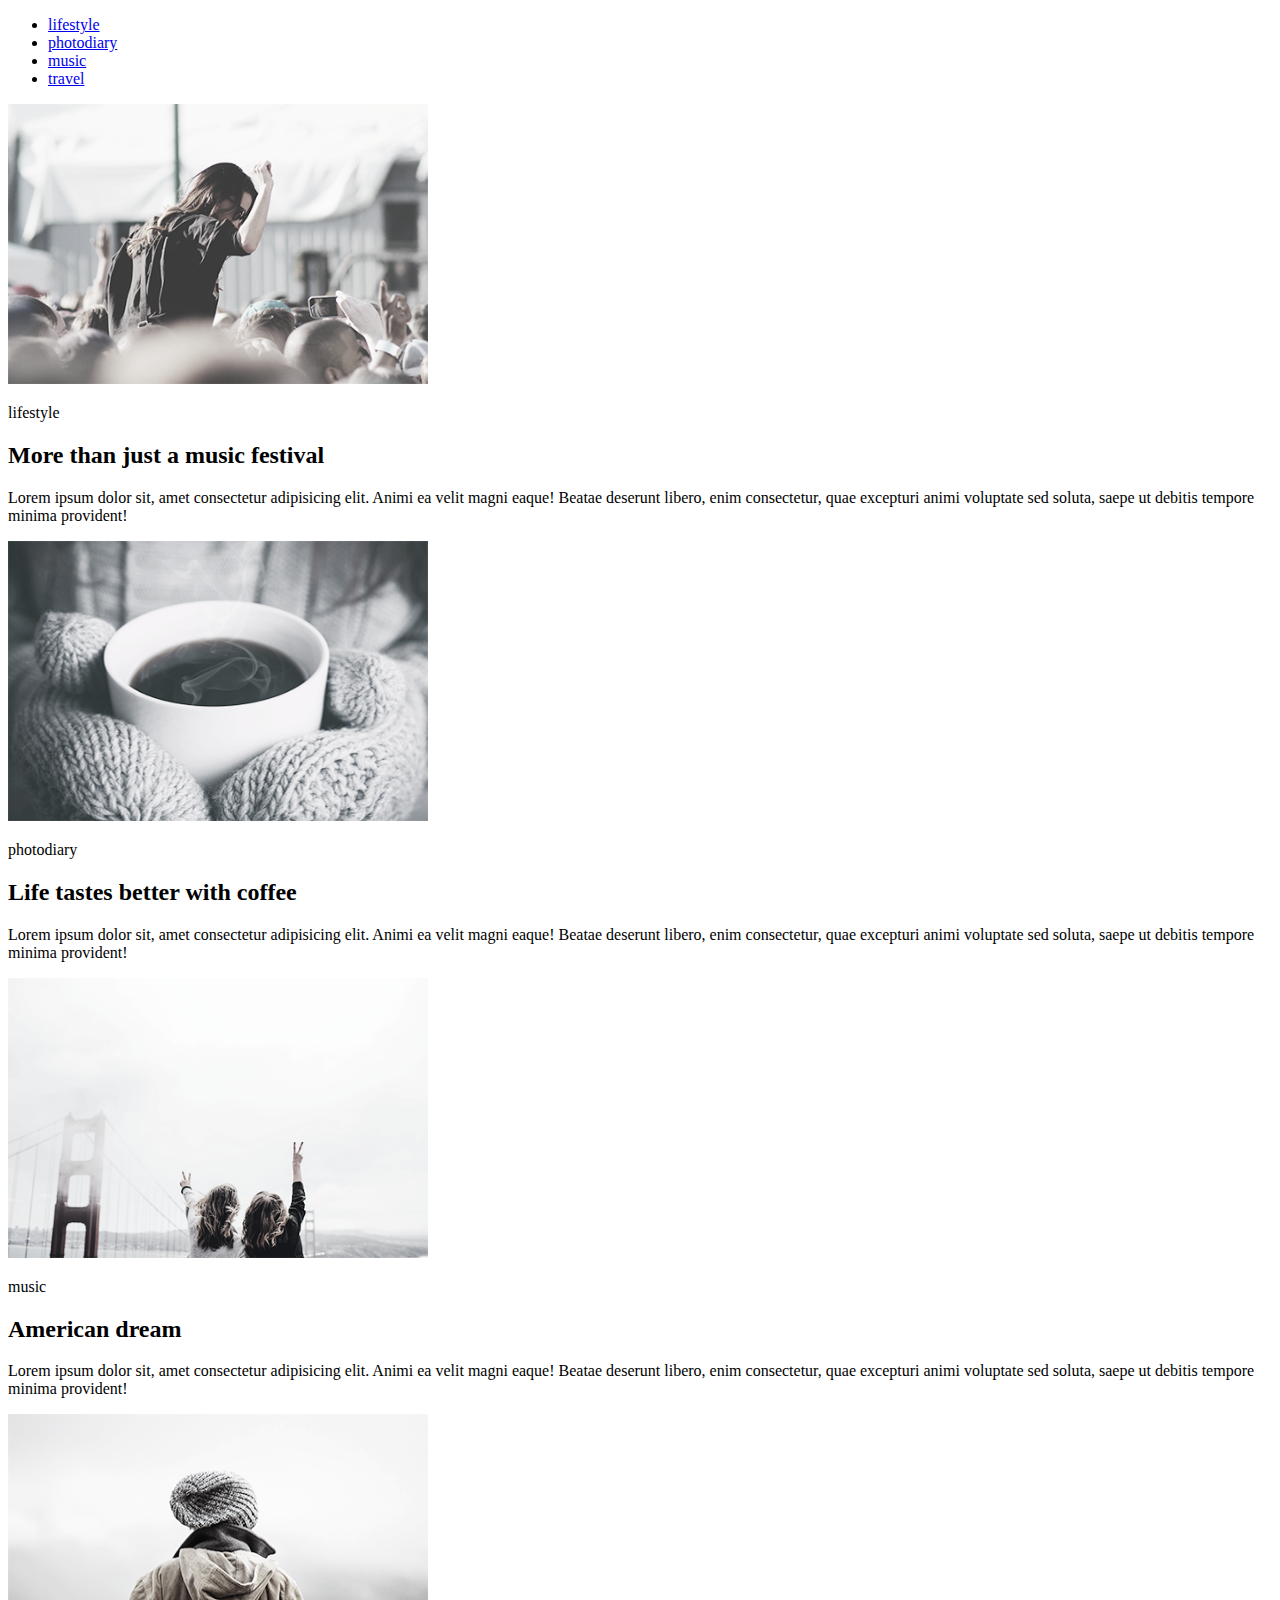
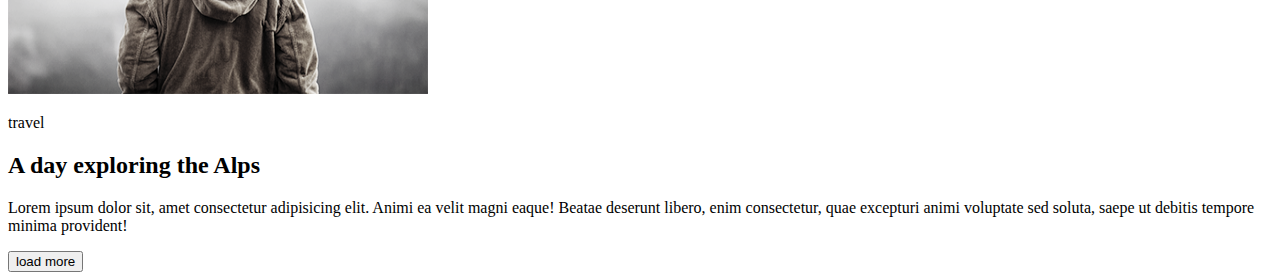
<file: hw1/index.html>
<!DOCTYPE html>
<html lang="en">
  <head>
    <meta charset="UTF-8" />
    <meta name="viewport" content="width=device-width, initial-scale=1.0" />
    <meta http-equiv="X-UA-Compatible" content="ie=edge" />
    <title>Home Work 1</title>
  </head>

  <body>
    <div class="wrapper">
      <header>
        <nav>
          <ul class="menu">
            <li class="menu-item">
              <a href="#lifesyle" class="menu-link">lifestyle</a>
            </li>
            <li class="menu-item">
              <a href="#photodiary" class="menu-link">photodiary</a>
            </li>
            <li class="menu-item">
              <a href="#music" class="menu-link">music</a>
            </li>
            <li class="menu-item">
              <a href="#travel" class="menu-link">travel</a>
            </li>
          </ul>
        </nav>
      </header>
      <main>
        <article>
          <img
            src="../img/image-1.png"
            alt="lifestyle"
            width="420"
            height="280"
          />
          <p class="box-subtitle" id="lifestyle">lifestyle</p>
          <h2 class="box-title">More than just a music festival</h2>
          <p>
            Lorem ipsum dolor sit, amet consectetur adipisicing elit. Animi ea
            velit magni eaque! Beatae deserunt libero, enim consectetur, quae
            excepturi animi voluptate sed soluta, saepe ut debitis tempore
            minima provident!
          </p>
        </article>
        <article>
          <img
            src="../img/image-2.png"
            alt="photodiary"
            width="420"
            height="280"
          />
          <p class="box-subtitle" id="photodiary">photodiary</p>
          <h2 class="box-title">Life tastes better with coffee</h2>
          <p>
            Lorem ipsum dolor sit, amet consectetur adipisicing elit. Animi ea
            velit magni eaque! Beatae deserunt libero, enim consectetur, quae
            excepturi animi voluptate sed soluta, saepe ut debitis tempore
            minima provident!
          </p>
        </article>
        <article>
          <img src="../img/image-3.png" alt="music" width="420" height="280" />
          <p class="box-subtitle" id="music">music</p>
          <h2 class="box-title">American dream</h2>
          <p>
            Lorem ipsum dolor sit, amet consectetur adipisicing elit. Animi ea
            velit magni eaque! Beatae deserunt libero, enim consectetur, quae
            excepturi animi voluptate sed soluta, saepe ut debitis tempore
            minima provident!
          </p>
        </article>
        <article>
          <img src="../img/image-4.png" alt="travel" width="420" height="280" />
          <p class="box-subtitle" id="travel">travel</p>
          <h2 class="box-title">A day exploring the Alps</h2>
          <p>
            Lorem ipsum dolor sit, amet consectetur adipisicing elit. Animi ea
            velit magni eaque! Beatae deserunt libero, enim consectetur, quae
            excepturi animi voluptate sed soluta, saepe ut debitis tempore
            minima provident!
          </p>
        </article>
        <button class="btn-footer">load more</button>
      </main>
    </div>
  </body>
</html>
</file>
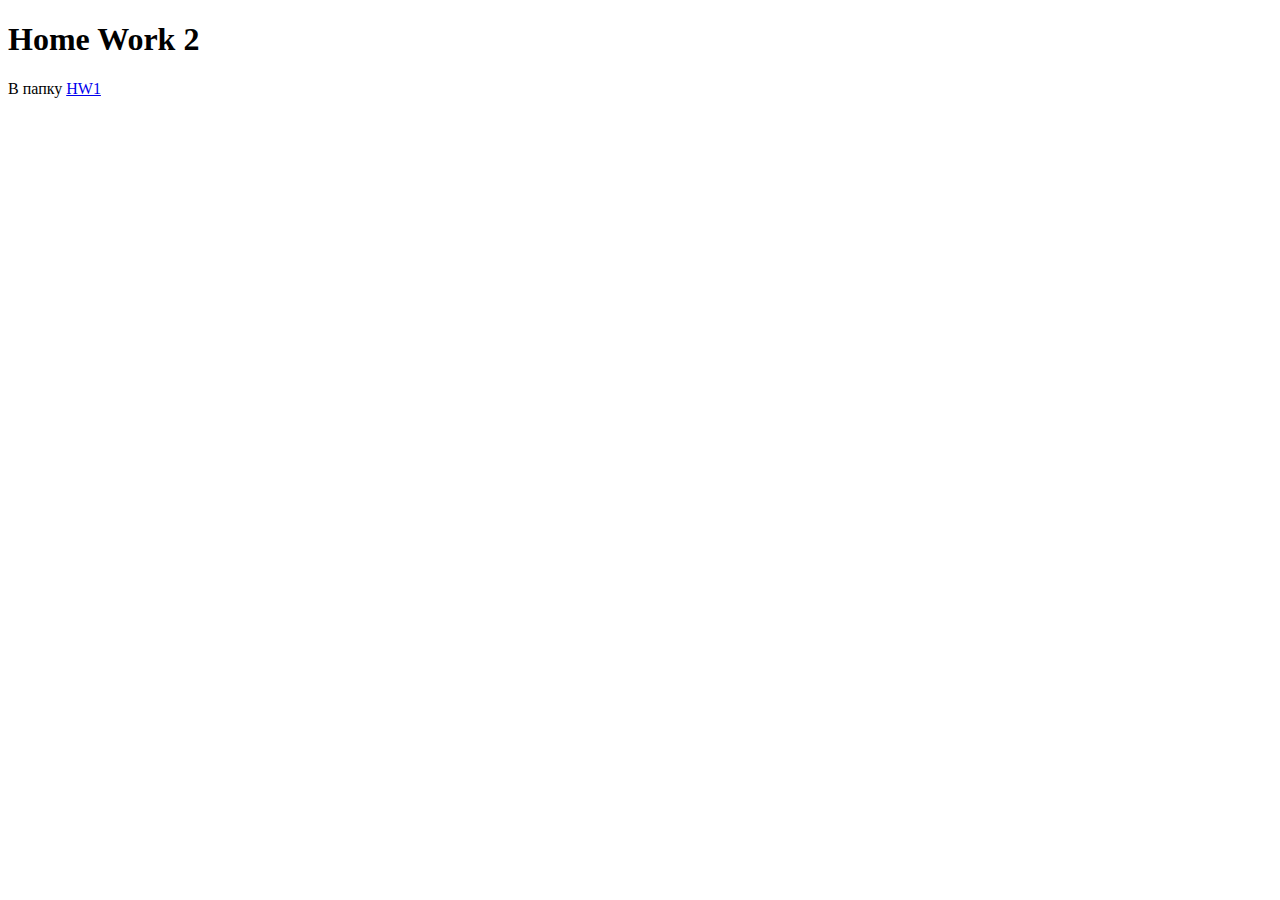
<file: hw2/index.html>
<!DOCTYPE html>
<html lang="en">
<head>
    <meta charset="UTF-8">
    <meta name="viewport" content="width=device-width, initial-scale=1.0">
    <meta http-equiv="X-UA-Compatible" content="ie=edge">
    <title>Home Work 2</title>
</head>
<body>
    <h1>Home Work 2</h1>
    <p>В папку <a href="../hw1/index.html">HW1</a></p>
</body>
</html>
</file>
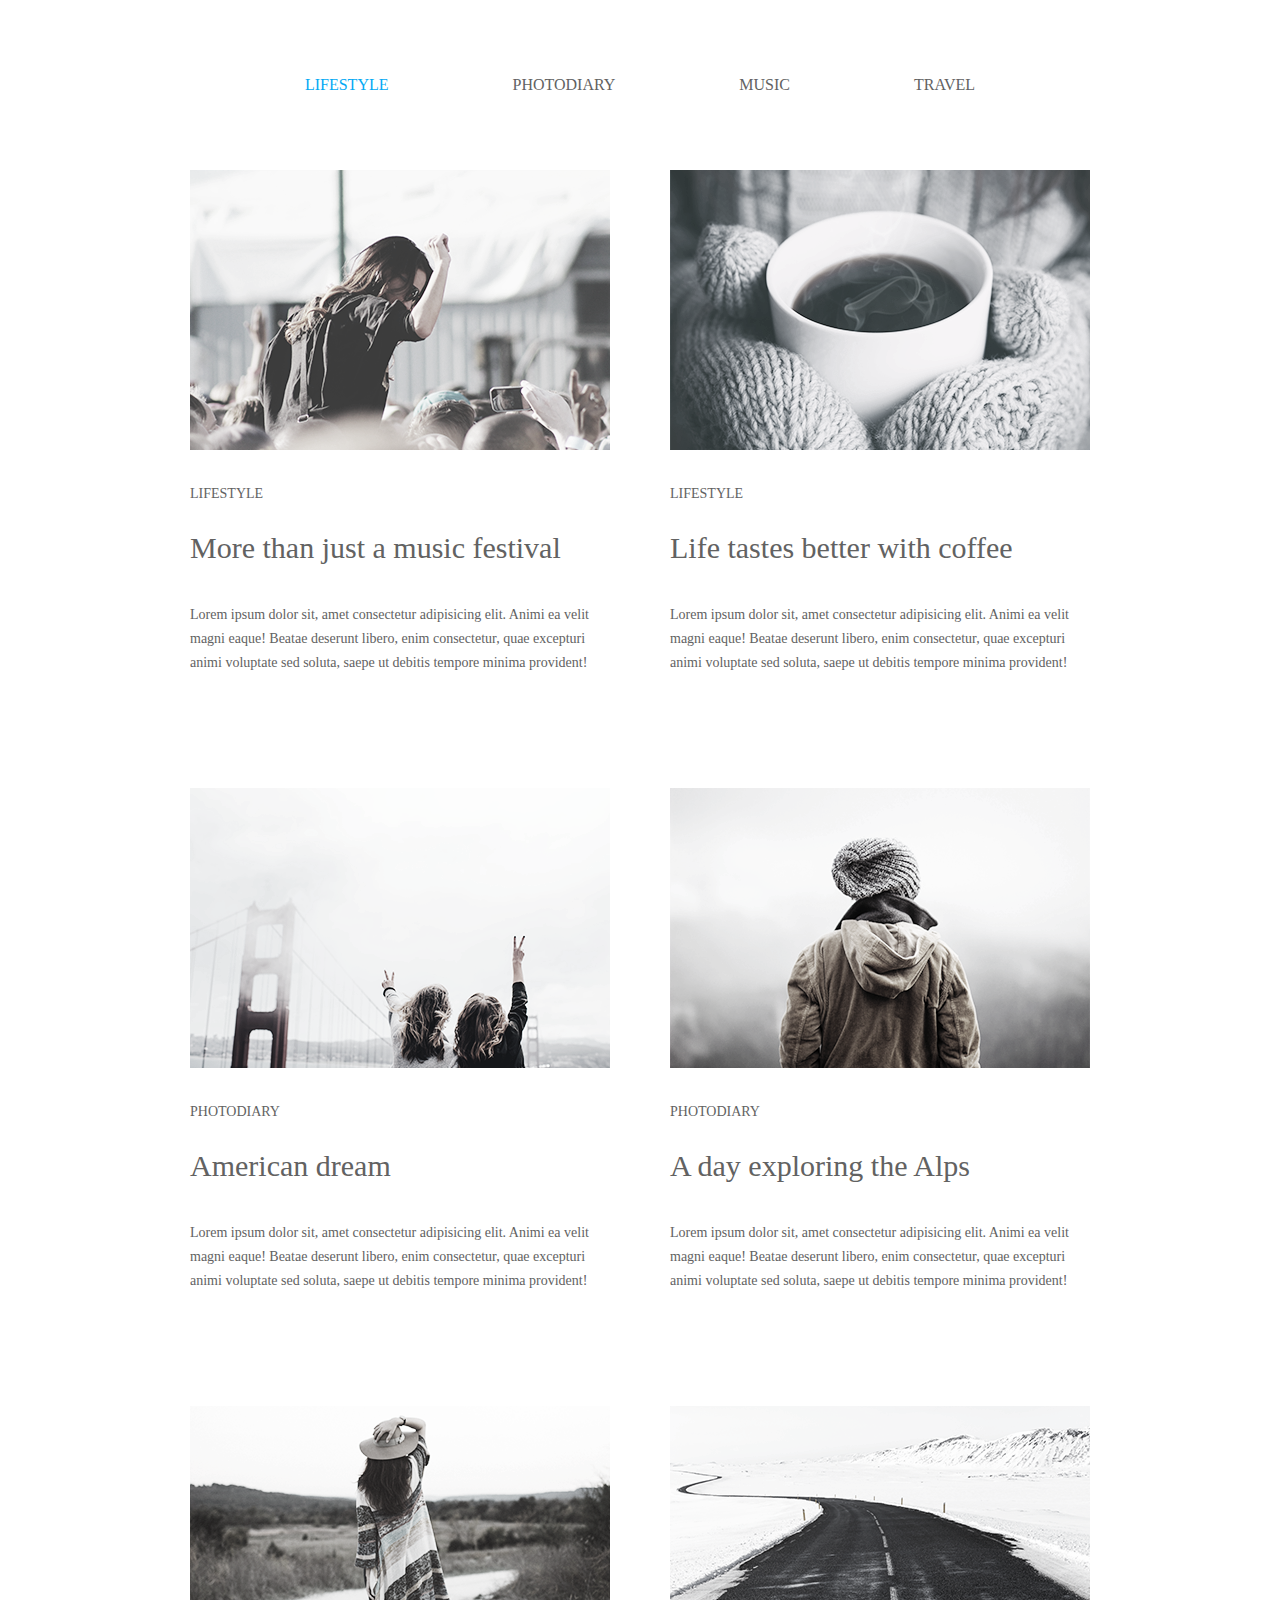
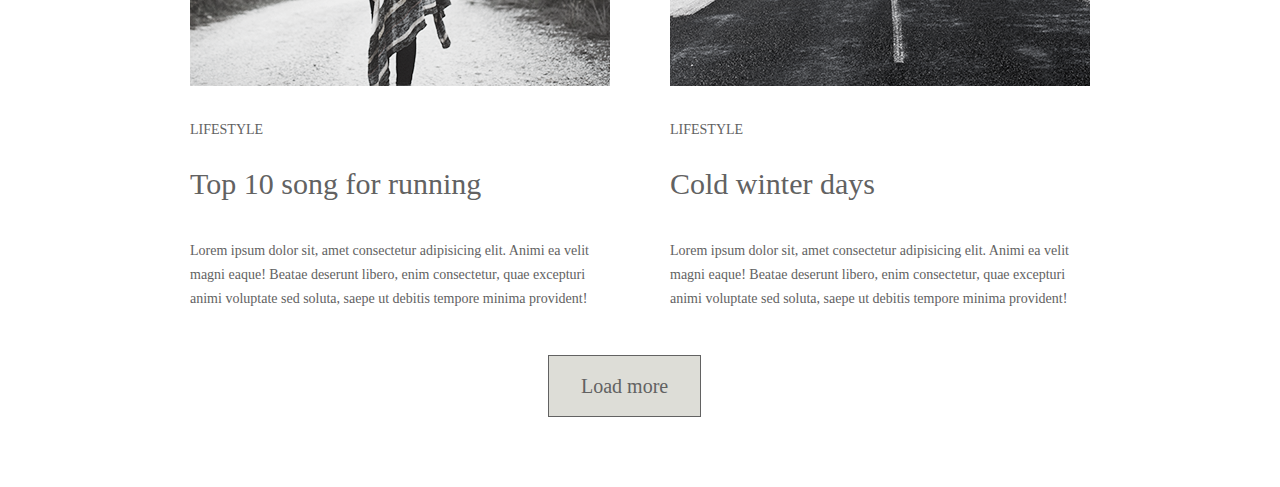
<file: hw3/index.html>
<!DOCTYPE html>
<html lang="en">
<head>
    <meta charset="UTF-8">
    <meta name="viewport" content="width=device-width, initial-scale=1.0">
    <meta http-equiv="X-UA-Compatible" content="ie=edge">
    <title>Homework-03</title>
    <link rel="stylesheet" href="./css/reset.css">
    <link rel="stylesheet" href="./css/style.css">
</head>
<body>
    <div class="wrapper">
        <header>
          <nav class="page-nav">
            <ul class="menu">
              <li class="menu-item">
                <a href="#" class="menu-link1">lifestyle</a>
              </li>
              <li class="menu-item">
                <a href="#" class="menu-link">photodiary</a>
              </li>
              <li class="menu-item">
                <a href="#" class="menu-link">music</a>
              </li>
              <li class="menu-item">
                <a href="#" class="menu-link">travel</a>
              </li>
            </ul>
          </nav>
        </header>
        <main>
          <article class="list">
            <img
              src="./img/img-1.png"
              alt="lifestyle"
              width="420"
              height="280"
            />
            <p class="box-subtitle">lifestyle</p>
            <h2 class="box-title">More than just a music festival</h2>
            <p>
              Lorem ipsum dolor sit, amet consectetur adipisicing elit. Animi ea
              velit magni eaque! Beatae deserunt libero, enim consectetur, quae
              excepturi animi voluptate sed soluta, saepe ut debitis tempore
              minima provident!
            </p>
          </article>
          <article class="list">
            <img
              src="./img/img-2.png"
              alt="lifestyle"
              width="420"
              height="280"
            />
            <p class="box-subtitle">lifestyle</p>
            <h2 class="box-title">Life tastes better with coffee</h2>
            <p>
              Lorem ipsum dolor sit, amet consectetur adipisicing elit. Animi ea
              velit magni eaque! Beatae deserunt libero, enim consectetur, quae
              excepturi animi voluptate sed soluta, saepe ut debitis tempore
              minima provident!
            </p>
          </article>
          <article class="list">
            <img src="./img/img-3.png" alt="photodiary" width="420" height="280" />
            <p class="box-subtitle">photodiary</p>
            <h2 class="box-title">American dream</h2>
            <p>
              Lorem ipsum dolor sit, amet consectetur adipisicing elit. Animi ea
              velit magni eaque! Beatae deserunt libero, enim consectetur, quae
              excepturi animi voluptate sed soluta, saepe ut debitis tempore
              minima provident!
            </p>
          </article>
          <article class="list">
            <img src="./img/img-4.png" alt="photodiary" width="420" height="280" />
            <p class="box-subtitle">photodiary</p>
            <h2 class="box-title">A day exploring the Alps</h2>
            <p>
              Lorem ipsum dolor sit, amet consectetur adipisicing elit. Animi ea
              velit magni eaque! Beatae deserunt libero, enim consectetur, quae
              excepturi animi voluptate sed soluta, saepe ut debitis tempore
              minima provident!
            </p>
          </article>
          <article class="list">
            <img src="./img/img-5.png" alt="lifestyle" width="420" height="280" />
            <p class="box-subtitle">lifestyle</p>
            <h2 class="box-title">Top 10 song for running</h2>
            <p>
              Lorem ipsum dolor sit, amet consectetur adipisicing elit. Animi ea
              velit magni eaque! Beatae deserunt libero, enim consectetur, quae
              excepturi animi voluptate sed soluta, saepe ut debitis tempore
              minima provident!
            </p>
          </article>
          <article class="list">
            <img src="./img/img-6.png" alt="lifestyle" width="420" height="280" />
            <p class="box-subtitle">lifestyle</p>
            <h2 class="box-title">Cold winter days</h2>
            <p>
              Lorem ipsum dolor sit, amet consectetur adipisicing elit. Animi ea
              velit magni eaque! Beatae deserunt libero, enim consectetur, quae
              excepturi animi voluptate sed soluta, saepe ut debitis tempore
              minima provident!
            </p>
          </article class="list">
          <button class="btn-footer">Load more</button>
        </main>
      </div>
</body>
</html>
</file>
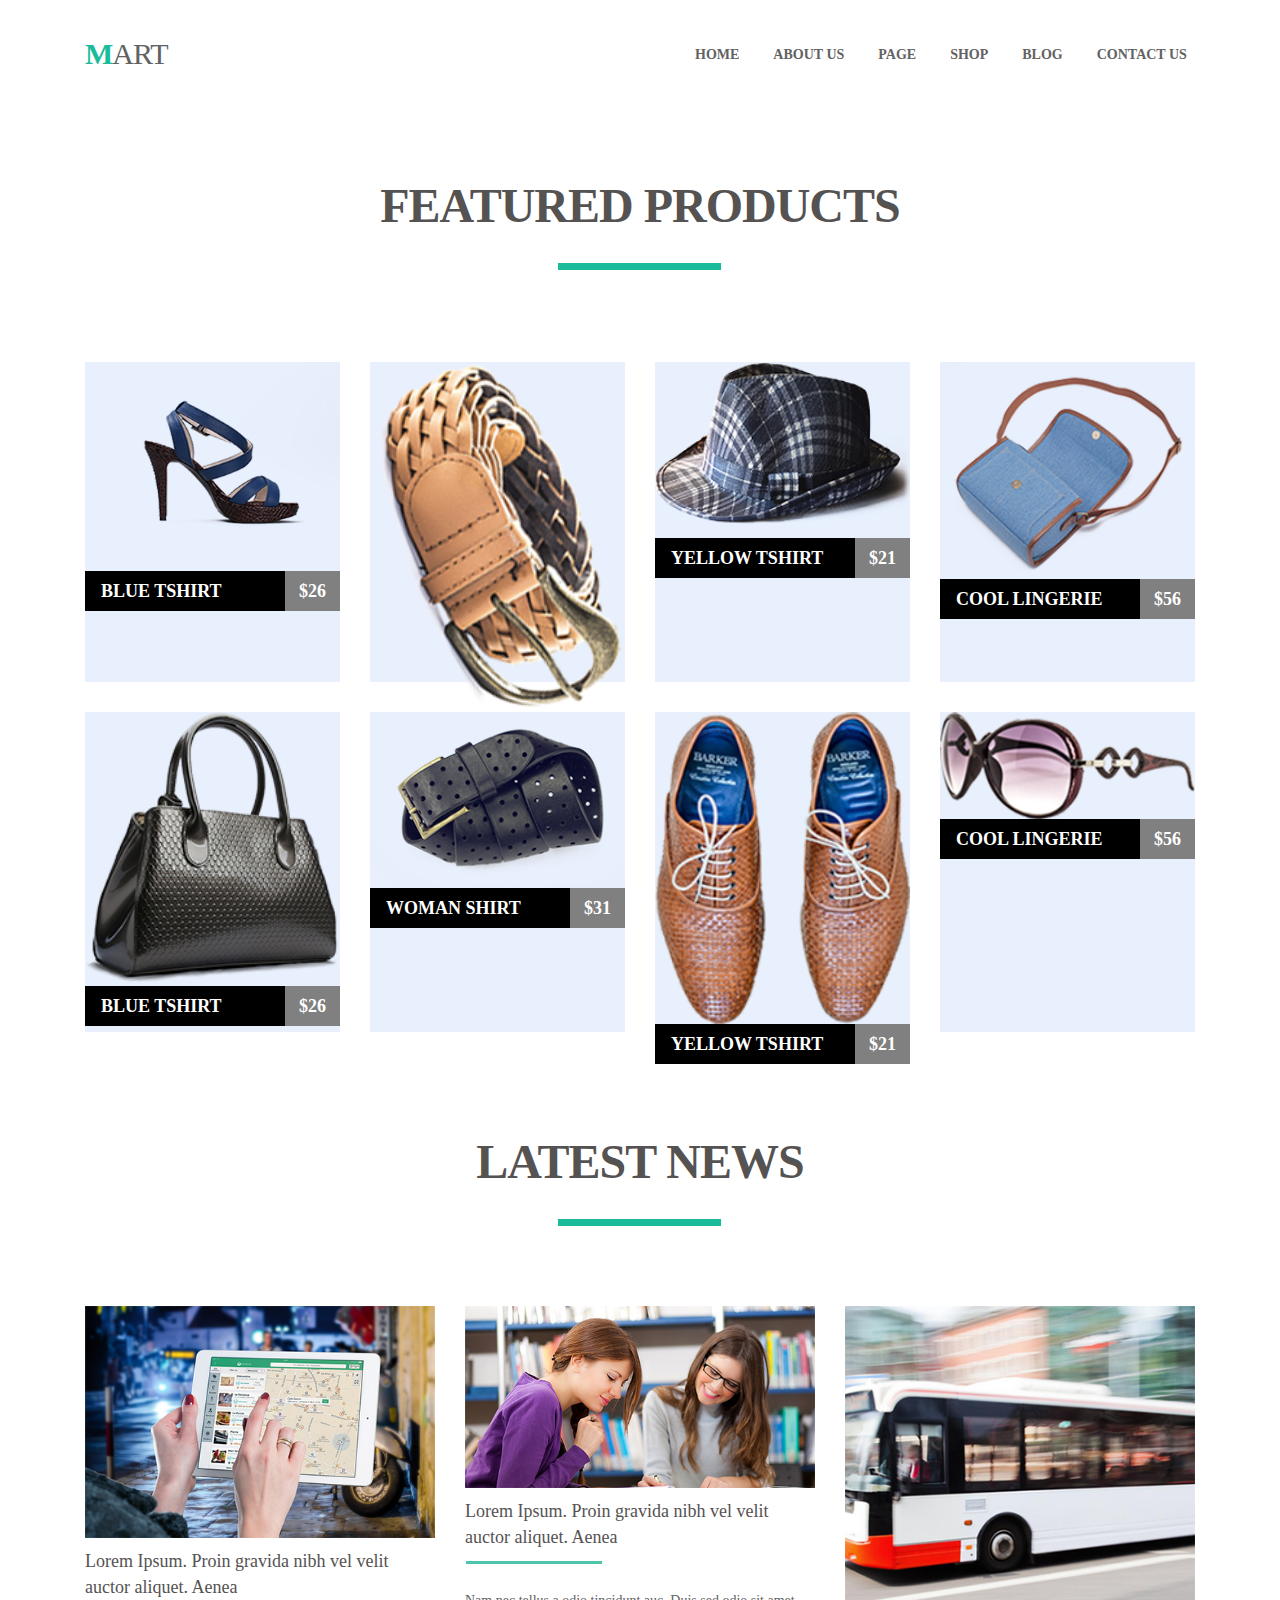
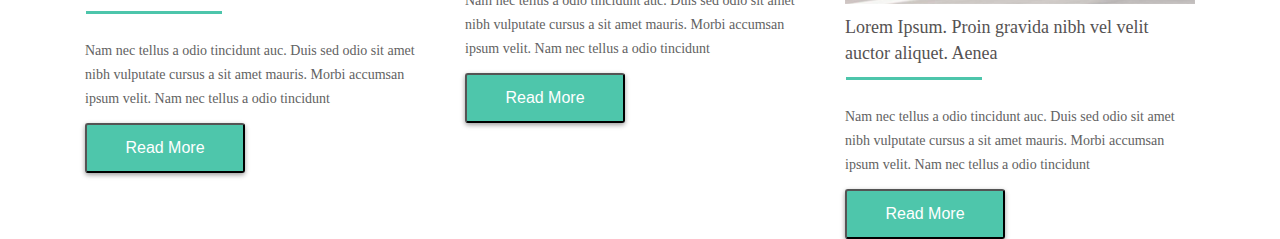
<file: hw4/index.html>
<!DOCTYPE html>
<html lang="en">
<head>
    <meta charset="UTF-8">
    <meta name="viewport" content="width=device-width, initial-scale=1.0">
    <meta http-equiv="X-UA-Compatible" content="ie=edge">
    <title>Homework 4</title>
    <link rel="stylesheet" href="./css/reset.css">
    <link rel="stylesheet" href="./css/style.css">
</head>
<body>
    <div class="wrapper">
        <header>
            <nav class="page-nav">
                <a href="#" class="menu-logo">MART</a>
                <ul class="menu clearfix">
                    <li class="menu-item">
                        <a href="#" class="menu-link">Home</a>
                    </li>
                    <li class="menu-item">
                        <a href="#" class="menu-link">About us</a>
                    </li>
                    <li class="menu-item">
                        <a href="#" class="menu-link">Page</a>
                    </li>
                    <li class="menu-item">
                        <a href="#" class="menu-link">Shop</a>
                    </li>
                    <li class="menu-item">
                        <a href="#" class="menu-link">Blog</a>
                    </li>
                    <li class="menu-item">
                        <a href="#" class="menu-link">Contact us</a>
                    </li>
                </ul>
            </nav>
        </header>
        <main>
            <h1 class="topic">FEATURED PRODUCTS</h1>
            <img  class="topic-image1" src="./image/Rectangle.png" alt="rectangle" width="164" height="7">
            <section>
                <h2 class="visually-hidden">Products</h2>
                <ul class="product-list clearfix">
                    <li class="list-1">
                        <img src="./image/img-1.png" width="255" height="278" alt="Blue Tshirt">
                    <div class="clearfix">
                        <p class="box-title">Blue Tshirt</p>
                        <p class="box-price">$26</p>
                    </div>
                    </li>
                    <li class="list-1">
                        <img src="./image/img-2.png" width="255" height="278" alt="Blue Tshirt">
                    <div class="clearfix">
                        <p class="box-title">WOMAN shirt</p>
                        <p class="box-price">$31</p>
                    </div>
                    </li>
                    <li class="list-1">
                        <img src="./image/img-3.png" width="255" height="278" alt="Blue Tshirt">
                    <div class="clearfix">
                        <p class="box-title">YELLOW Tshirt</p>
                        <p class="box-price">$21</p>
                    </div>
                    </li>
                    <li class="list-1">
                        <img src="./image/img-4.png" width="255" height="278" alt="Blue Tshirt">
                    <div class="clearfix">
                        <p class="box-title">Cool lingerie</p>
                        <p class="box-price">$56</p>
                    </div>
                    </li>
                    <li class="list-1">
                        <img src="./image/img-5.png" width="255" height="278" alt="Blue Tshirt">
                    <div class="clearfix">
                        <p class="box-title">Blue Tshirt</p>
                        <p class="box-price">$26</p>
                    </div>
                    </li>
                    <li class="list-1">
                        <img src="./image/img-6.png" width="255" height="278" alt="Blue Tshirt">
                    <div class="clearfix">
                        <p class="box-title">WOMAN shirt</p>
                        <p class="box-price">$31</p>
                    </div>
                    </li>
                    <li class="list-1">
                        <img src="./image/img-7.png" width="255" height="278" alt="Blue Tshirt">
                    <div class="clearfix">
                        <p class="box-title">YELLOW Tshirt</p>
                        <p class="box-price">$21</p>
                    </div>
                    </li>
                    <li class="list-1">
                        <img src="./image/img-8.png" width="255" height="278" alt="Blue Tshirt">
                    <div class="clearfix">
                        <p class="box-title">Cool lingerie</p>
                        <p class="box-price">$56</p>
                    </div>
                    </li>
                </ul>
            </section>
            <h1 class="topic">LATEST NEWS</h1>
            <img class="topic-image2" src="./image/Rectangle.png" alt="Blog" width="164" height="7">
            <section>
                <h2 class="visually-hidden">Latest news</h2>
                <ul class="blog-list clearfix">
                    <li class="list-2">
                        <img class="blog-image" src="./image/img-9.png" alt="ipad">
                            <h3 class="blog-title">Lorem Ipsum. Proin gravida nibh vel velit auctor aliquet. Aenea</h3>
                            <img class="title-image" src="./image/Rectangle35.png" alt="ipad">
                            <p class="blog-subtitle">Nam nec tellus a odio tincidunt auc. Duis sed odio sit amet nibh vulputate cursus a sit amet mauris. Morbi accumsan ipsum velit. Nam nec tellus a odio tincidunt</p>
                            <button class="btn">Read More</button>
                    </li>
                    <li class="list-2">
                        <img class="blog-image" src="./image/img-10.png" alt="girls">
                            <h3 class="blog-title">Lorem Ipsum. Proin gravida nibh vel velit auctor aliquet. Aenea</h3>
                            <img class="title-image" src="./image/Rectangle35.png" alt="girls">
                            <p class="blog-subtitle">Nam nec tellus a odio tincidunt auc. Duis sed odio sit amet nibh vulputate cursus a sit amet mauris. Morbi accumsan ipsum velit. Nam nec tellus a odio tincidunt </p>
                            <button class="btn">Read More</button>
                    </li>
                    <li class="list-2">
                        <img class="blog-image" src="./image/img-11.png" alt="bus">
                            <h3 class="blog-title">Lorem Ipsum. Proin gravida nibh vel velit auctor aliquet. Aenea</h3>
                            <img class="title-image" src="./image/Rectangle35.png" alt="bus">
                            <p class="blog-subtitle">Nam nec tellus a odio tincidunt auc. Duis sed odio sit amet nibh vulputate cursus a sit amet mauris. Morbi accumsan ipsum velit. Nam nec tellus a odio tincidunt </p>
                            <button class="btn">Read More</button>
                    </li>
                </ul>
            </section>
        </main>
    </div>
</body>
</html>
</file>
<file: hw3/css/style.css>
html{
    box-sizing: border-box;
}
*,
*::before,
*::after{
    box-shadow: inherit;
}
*{
    margin: 0;
    padding: 0;
}
.wrapper{
    width: 900px;
    height: 100vh;
    margin: 0 auto;
    color: #626262;
}

/*Nav menu*/
.page-nav{
    padding: 77px 0;
}
.menu{
    text-align: center;
    vertical-align: middle;
}
.menu-item{
    height: 11px;
    display: inline-block;
    text-transform: uppercase;
    margin-right: 120px;
}
ul li:last-child{
    margin-right: 0;
}
.menu-link{
    height: 11px;
    color: #626262;
    text-decoration-line: none;
    font-family: "Playfair Display";
    text-align: center;
}
.menu-link1{
    height: 11px;
    color: #03a9f4;
    text-decoration-line: none;
    font-family: "Playfair Display";
    text-align: center;
}

/*Main menu*/
main{
    font-size: 0;
    }
.list{
    width: 420px;
    display: inline-block;
    margin-right: 60px;
    margin-bottom: 122px;
}
.list:nth-child(2n){
    margin-right: 0;
}
.list:nth-last-child(-n+3){
    margin-bottom: 0px;
}
img{
    display: block;
    max-width: 100%;
    height: auto;
    margin-bottom: 32px;
}
.box-subtitle {
    font-size: 14px;
    text-transform: uppercase;
    height: 27px;
    font-family: "Ubuntu";
    margin-bottom: 24px;
}
.box-title{
    font-size: 30px;
    margin-bottom: 40px;
    font-family: "Playfair Display";
}
p{
    width: 414px;
    height: 63px;
    font-size: 14px;
    line-height: 24px;
    color: #626262;
    font-family: "Playfair Display";
}

/*Button*/
.btn-footer{
    text-align: center;
    font-size: 20px;
    line-height: 24px;
    color: #626262;
    font-family: "Playfair Display";
    margin: 52px 380px 70px 358px;
    padding: 18px 32px;
    background-color: #ddddd7;
    border: 1px solid #626262;
    cursor: pointer;
}
</file>
<file: hw4/css/style.css>
html{
    box-sizing: border-box;
}
*,
*::before,
*::after{
    box-sizing: inherit;
}
*{
    margin: 0;
    padding: 0;
}
.wrapper{
    width: 1110px;
    height: 100vh;
    color:#555252;
    margin: 0 auto;
}
img{
    display: block;
    max-width: 100%;
    height: auto;
}
.clearfix::after{
    display: table;
    content: "";
    clear: both;
}
/*Nav menu*/
.page-nav{
    margin: 0;
    padding: 38px 0 120px 0;
    list-style: none;
    box-sizing: border-box;
    text-transform: uppercase;
}
.menu{
    width: 500px;
    margin: 0;
    padding: 0;
    font-family: "Open Sans";
    font-size: 14px;
    font-weight: bold;
    float: right;
    margin-top: 10px;
}
.menu li{
    float: left;
}
.menu-item{
    margin-right: 34px;
    }
.menu-item a:hover,
.menu-item a:focus{
    color: #1abc9c;
}
.menu .menu-item:last-child{
    margin-right: 0;
}
.menu-logo{
    display: inline-block;
    text-transform: uppercase;
    font-size: 30px;
    font-family: "Roboto";
    font-weight: normal;
    letter-spacing: -1px;
    line-height: 32px;
    color: #626262;
    text-decoration-line: none;
}
.menu-logo:first-letter{
    color: #1abc9c;
    font-weight: 800;
}
.menu-logo:hover,
.menu-logo:focus{
    color: #1abc9c;
}
.menu-link{
    color: #626262;
    text-decoration-line: none;
    display: block;
}
/*Main menu*/
main{
}
.visually-hidden:not(:focus):not(:active), input[type="checkbox"].visually-hidden, input[type="radio"].visually-hidden {
    position: absolute;
    width: 1px;
    height: 1px;
    margin: -1px;
    border: 0;
    padding: 0;
    white-space: nowrap;
    clip-path: inset(100%);
    clip: rect(0 0 0 0);
    overflow: hidden;
}
.topic{
    text-transform: uppercase;
    font-size: 48px;
    letter-spacing: -1px;
    line-height: 32px;
    color: #555252;
    font-family: "Roboto";
    font-weight: 800;
    text-align: center;
    margin-bottom: 40px;
}
.topic-image1{
    display: block;
    margin: auto;
    margin-bottom: 92px;
}
.topic-image2{
    margin: auto;
    display: block;
    margin-bottom: 80px;
}
.product-list{
    margin-bottom: 114px;
    font-family: "Roboto";
    font-weight: 800;
    text-align: left;
}
.list-1{
    float: left;
    width: 255px;
    height: 320px;
    color: #ffffff;
    margin-right: 30px;
    margin-bottom: 30px;
    background-color: #e9f0fd;
}


.list-1:nth-child(4n){
    margin-right: 0;
}
.list-1:nth-last-child(-n+4){
    margin-bottom: 0;
}
.box-title{
    text-transform: uppercase;
    font-size: 18px;
    line-height: 40px;
    background-color: black;
    width: 200px;
    height: 40px;
    text-indent: 1rem;
    float: left;
}
.box-price {
    font-size: 18px;
    text-transform: uppercase;
    width: 55px;
    height: 40px;
    color: white;
    text-align: center;
    background-color: gray;
    float: right;
    line-height: 40px;
}
.list-1:hover .box-title{
    background-color: #1abc9c;
}
.list-1:hover .box-price{
    background-color: #7fd9c7;
}
.blog-list{
    font-family: "Open Sans";
}
.list-2{
    float: left;
    width: 350px;
    height: 495px;
    color: #555252;
    margin-right: 30px;
    margin-bottom: 30px;
}
.list-2:nth-child(3n){
    margin-right: 0;
}
.list-2:nth-last-child(-n+4){
    margin-bottom: 0;
}
.blog-image{
    margin-bottom: 10px;
}
.blog-title{
    font-size: 18px;
    line-height: 26px;
    margin-bottom: 11px;
}
.blog-subtitle{
    font-size: 14px;
    line-height: 24px;
    color: #626262;
    font-family: "Playfair Display";
    margin-bottom: 12px;
}
.title-image{
    margin-bottom:24px;
}

/*Button*/
.btn{
    font-size: 16px;
    line-height: 26px;
    color: #ffffff;
    width: 160px;
    height: 50px;
    cursor: pointer;
    display: block;
    border-radius: 3px;
    box-shadow: 0 2px 5px rgba(0,0,0,0.39);
    background-color: #4ec6ab;
    font-weight: 300;
    text-align: center;
}
.btn:hover,
.btn:focus {
    background-color:#ddddd7;
}
.blog-list{
    margin-bottom: 82px;
}
</file>
